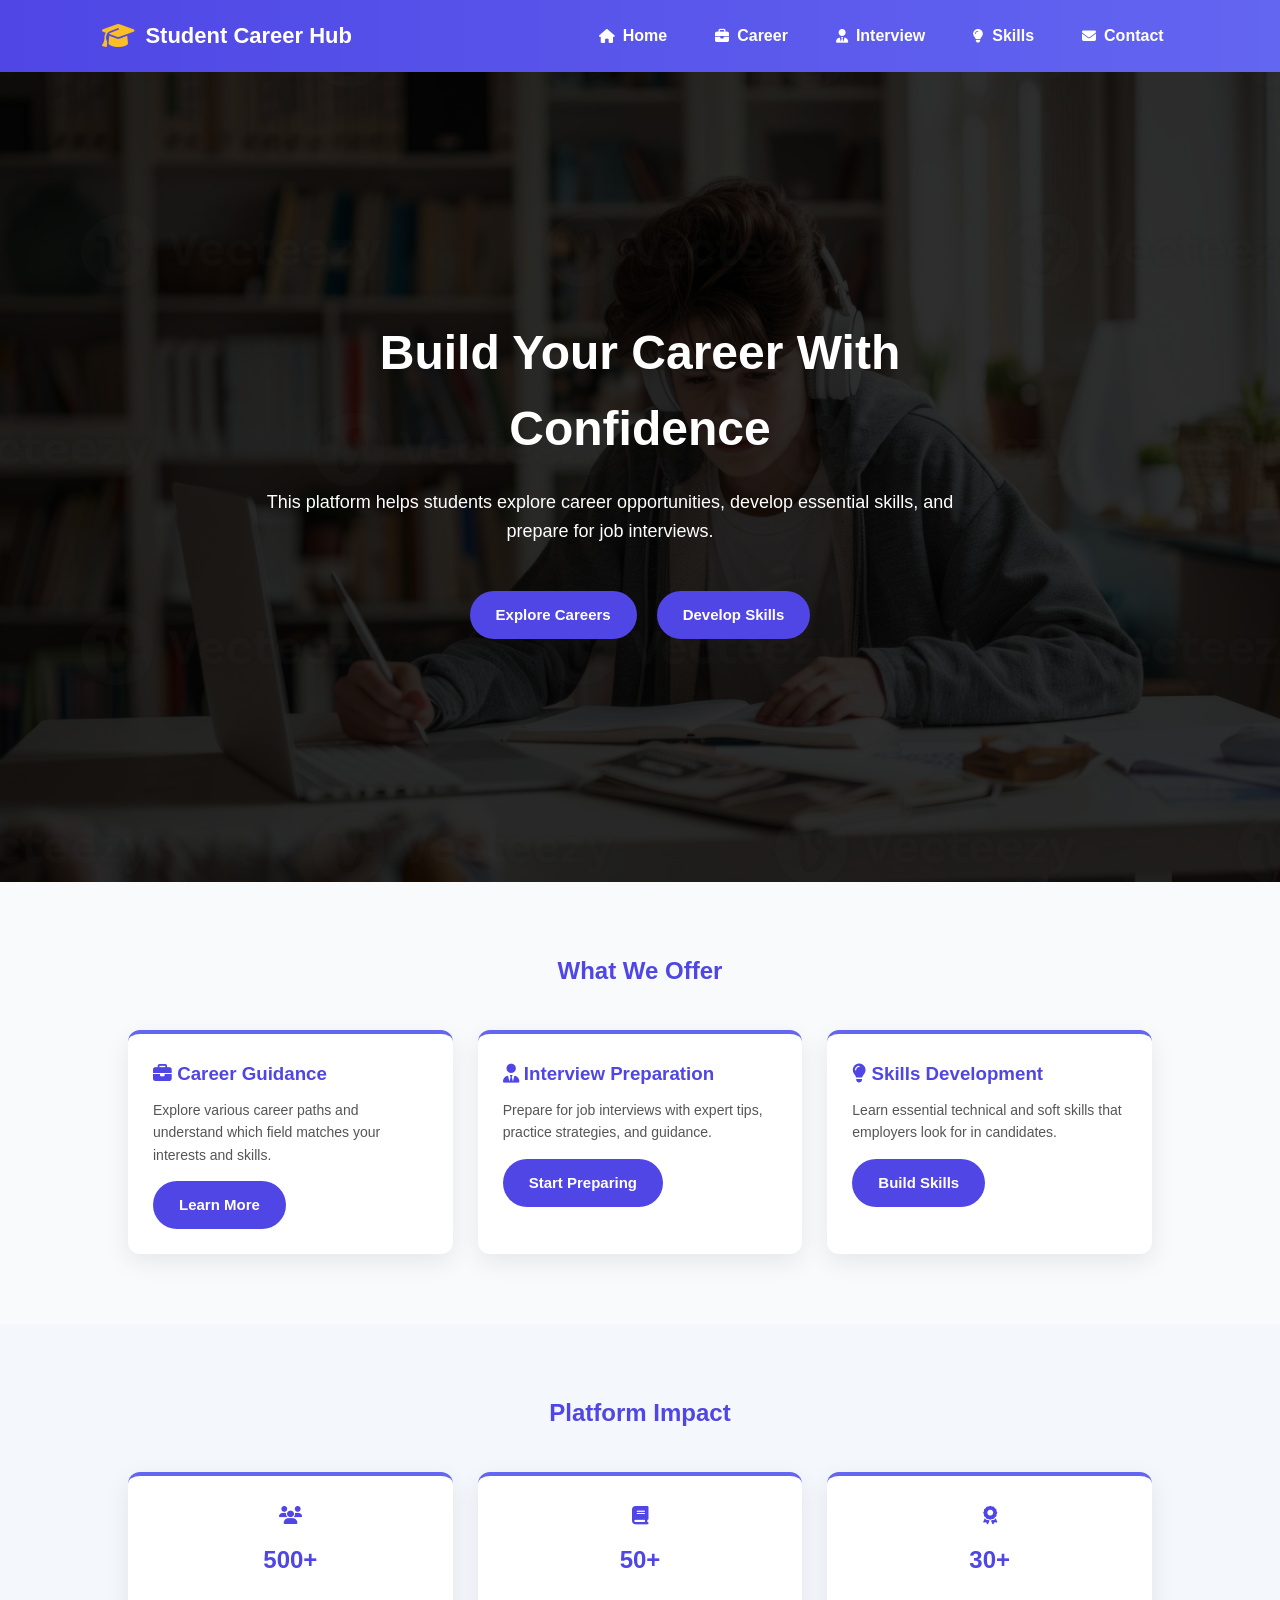
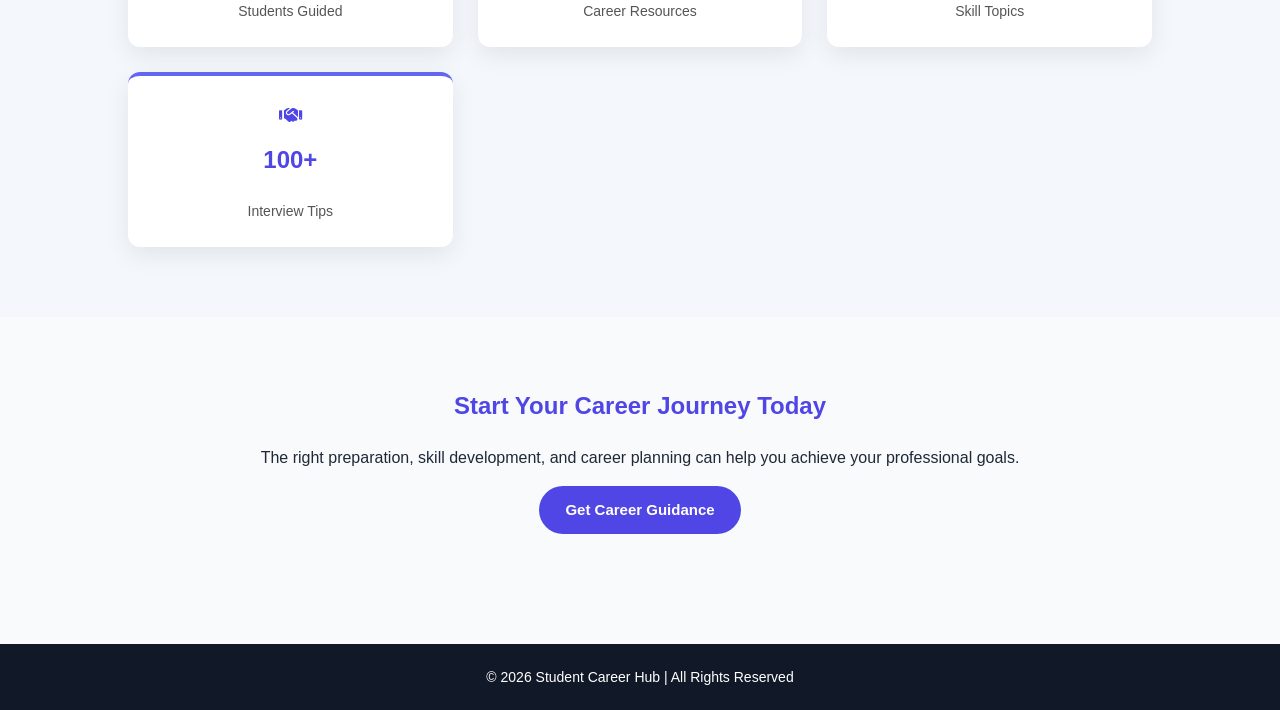
<file: index.html>
<!DOCTYPE html>
<html lang="en">
<head>

<meta charset="UTF-8">
<meta name="viewport" content="width=device-width, initial-scale=1.0">

<title>Student Career Hub</title>

<link rel="stylesheet" href="css/style.css">

<!-- Font Awesome Icons -->
<link rel="stylesheet" href="https://cdnjs.cloudflare.com/ajax/libs/font-awesome/6.5.0/css/all.min.css">

  <!-- Google tag (gtag.js) -->
<script async src="https://www.googletagmanager.com/gtag/js?id=G-M6FX5D7G0S"></script>
<script>
  window.dataLayer = window.dataLayer || [];
  function gtag(){dataLayer.push(arguments);}
  gtag('js', new Date());

  gtag('config', 'G-M6FX5D7G0S');
</script>

<style>

/* Page specific hero background */

.home-hero{
background:linear-gradient(rgba(0,0,0,0.6),rgba(0,0,0,0.6)),
url("images/students.jpeg");
background-size:cover;
background-position:center;
height:90vh;
display:flex;
align-items:center;
justify-content:center;
text-align:center;
color:white;
}

/* Hero content layout */

.hero-content{
max-width:800px;
padding:20px;
}

.hero-content h1{
font-size:48px;
margin-bottom:20px;
}

.hero-content p{
font-size:18px;
line-height:1.6;
}

/* Hero buttons */

.hero-buttons{
margin-top:30px;
display:flex;
justify-content:center;
gap:20px;
flex-wrap:wrap;
}

</style>

</head>

<body>

<header>

<div class="navbar">

<div class="logo">
<i class="fas fa-graduation-cap"></i>
<span>Student Career Hub</span>
</div>

<nav>
<ul class="nav-links">

<li>
<a href="index.html">
<i class="fas fa-home"></i> Home
</a>
</li>

<li>
<a href="career.html">
<i class="fas fa-briefcase"></i> Career
</a>
</li>

<li>
<a href="interview.html">
<i class="fas fa-user-tie"></i> Interview
</a>
</li>

<li>
<a href="skills.html">
<i class="fas fa-lightbulb"></i> Skills
</a>
</li>

<li>
<a href="contact.html">
<i class="fas fa-envelope"></i> Contact
</a>
</li>

</ul>
</nav>

</div>

</header>

<!-- Hero Section -->

<section class="hero home-hero">

<div class="hero-content">

<h1>Build Your Career With Confidence</h1>

<p>
This platform helps students explore career opportunities,
develop essential skills, and prepare for job interviews.
</p>

<div class="hero-buttons">

<a href="career.html" class="btn">Explore Careers</a>
<a href="skills.html" class="btn">Develop Skills</a>

</div>

</div>

</section>


<!-- Features Section -->

<section>

<h2 style="text-align:center; margin-bottom:40px;">
What We Offer
</h2>

<div class="cards">

<div class="card">

<h3><i class="fas fa-briefcase"></i> Career Guidance</h3>

<p>
Explore various career paths and understand which field
matches your interests and skills.
</p>

<a href="career.html" class="btn">Learn More</a>

</div>


<div class="card">

<h3><i class="fas fa-user-tie"></i> Interview Preparation</h3>

<p>
Prepare for job interviews with expert tips,
practice strategies, and guidance.
</p>

<a href="interview.html" class="btn">Start Preparing</a>

</div>


<div class="card">

<h3><i class="fas fa-lightbulb"></i> Skills Development</h3>

<p>
Learn essential technical and soft skills that
employers look for in candidates.
</p>

<a href="skills.html" class="btn">Build Skills</a>

</div>

</div>

</section>


<!-- Statistics Section -->

<section style="background:#f4f7fb; text-align:center">

<h2 style="margin-bottom:40px;">Platform Impact</h2>

<div class="cards">

<div class="card">
<h3><i class="fas fa-users"></i></h3>
<h2>500+</h2>
<p>Students Guided</p>
</div>

<div class="card">
<h3><i class="fas fa-book"></i></h3>
<h2>50+</h2>
<p>Career Resources</p>
</div>

<div class="card">
<h3><i class="fas fa-award"></i></h3>
<h2>30+</h2>
<p>Skill Topics</p>
</div>

<div class="card">
<h3><i class="fas fa-handshake"></i></h3>
<h2>100+</h2>
<p>Interview Tips</p>
</div>

</div>

</section>


<!-- Career Advice Section -->

<section style="text-align:center">

<h2>Start Your Career Journey Today</h2>

<p>
The right preparation, skill development, and career planning
can help you achieve your professional goals.
</p>

<a href="contact.html" class="btn">Get Career Guidance</a>

</section>


<footer>

<p>© 2026 Student Career Hub | All Rights Reserved</p>

</footer>


<script src="js/script.js"></script>

</body>
</html>
</file>
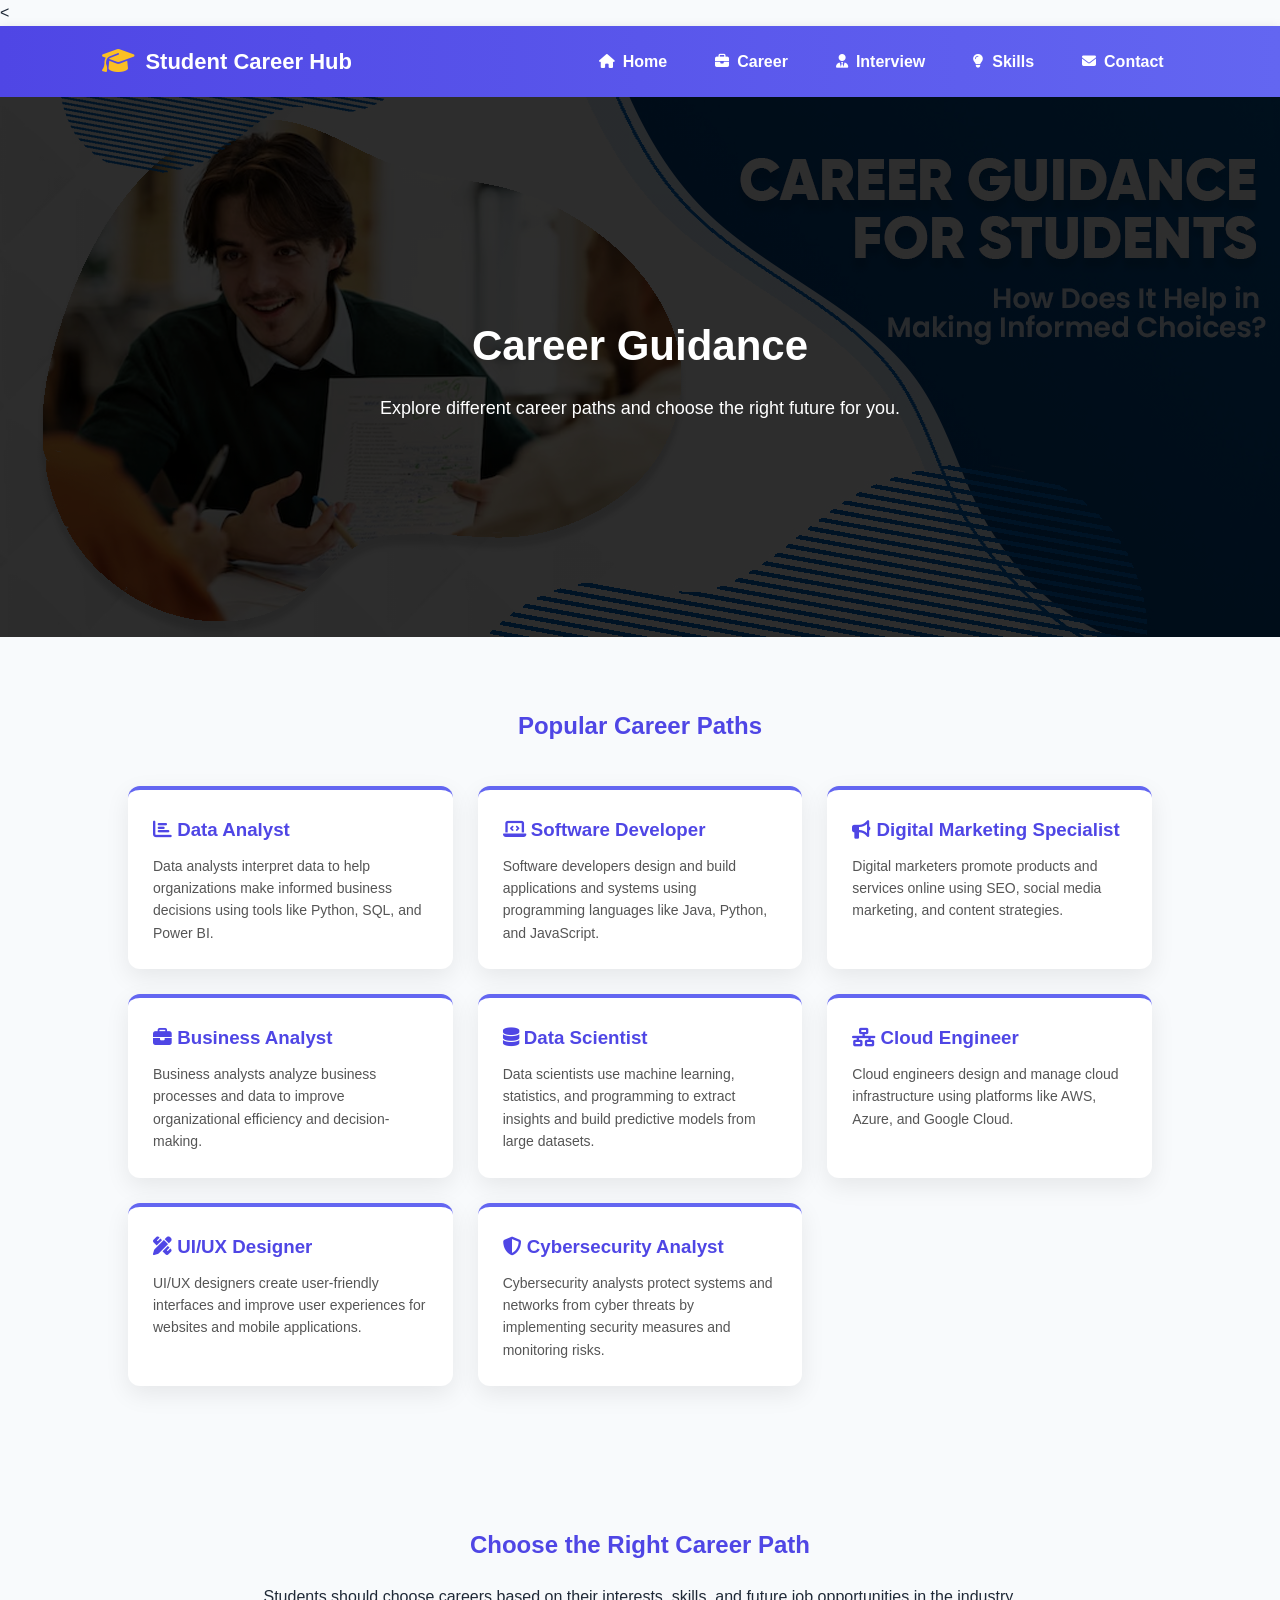
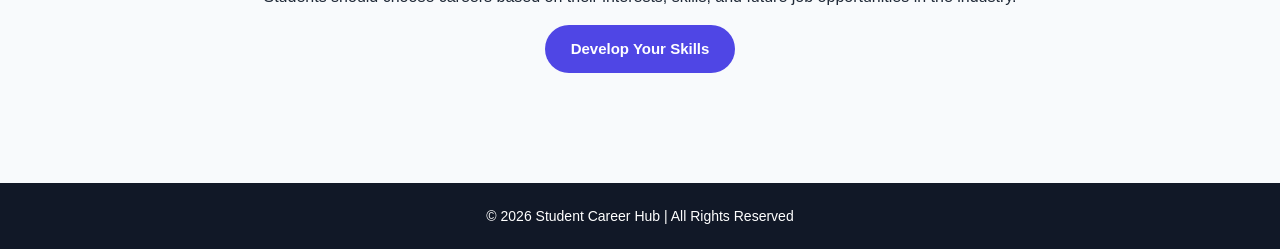
<file: career.html>
<!DOCTYPE html>
<html lang="en">
<head>

<meta charset="UTF-8">
<meta name="viewport" content="width=device-width, initial-scale=1.0">

<title>Career Guidance</title>

<link rel="stylesheet" href="css/style.css">

<!-- Font Awesome Icons -->
<link rel="stylesheet" href="https://cdnjs.cloudflare.com/ajax/libs/font-awesome/6.5.0/css/all.min.css">

<style>

/* Career Page Hero Background */

.career-hero{
background:linear-gradient(rgba(0,0,0,0.6),rgba(0,0,0,0.6)),
url("images/career.jpg");
background-size:cover;
background-position:center;
height:60vh;
display:flex;
align-items:center;
justify-content:center;
text-align:center;
color:white;
}

/* Hero Content */

.hero-content{
max-width:800px;
padding:20px;
}

.hero-content h1{
font-size:42px;
margin-bottom:15px;
}

.hero-content p{
font-size:18px;
}

</style>

</head>

<body>


<<header>

<div class="navbar">

<div class="logo">
<i class="fas fa-graduation-cap"></i>
<span>Student Career Hub</span>
</div>

<nav>
<ul class="nav-links">

<li>
<a href="index.html">
<i class="fas fa-home"></i> Home
</a>
</li>

<li>
<a href="career.html">
<i class="fas fa-briefcase"></i> Career
</a>
</li>

<li>
<a href="interview.html">
<i class="fas fa-user-tie"></i> Interview
</a>
</li>

<li>
<a href="skills.html">
<i class="fas fa-lightbulb"></i> Skills
</a>
</li>

<li>
<a href="contact.html">
<i class="fas fa-envelope"></i> Contact
</a>
</li>

</ul>
</nav>

</div>

</header>


<!-- Hero Section -->

<section class="hero career-hero">

<div class="hero-content">

<h1>Career Guidance</h1>

<p>
Explore different career paths and choose the right future for you.
</p>

</div>

</section>


<!-- Career Paths Section -->

<section>

<h2 style="text-align:center; margin-bottom:40px;">
Popular Career Paths
</h2>

<div class="cards">


<div class="card">
<h3><i class="fas fa-chart-bar"></i> Data Analyst</h3>
<p>
Data analysts interpret data to help organizations make informed
business decisions using tools like Python, SQL, and Power BI.
</p>
</div>


<div class="card">
<h3><i class="fas fa-laptop-code"></i> Software Developer</h3>
<p>
Software developers design and build applications and systems
using programming languages like Java, Python, and JavaScript.
</p>
</div>


<div class="card">
<h3><i class="fas fa-bullhorn"></i> Digital Marketing Specialist</h3>
<p>
Digital marketers promote products and services online using
SEO, social media marketing, and content strategies.
</p>
</div>


<div class="card">
<h3><i class="fas fa-briefcase"></i> Business Analyst</h3>
<p>
Business analysts analyze business processes and data to improve
organizational efficiency and decision-making.
</p>
</div>


<div class="card">
<h3><i class="fas fa-database"></i> Data Scientist</h3>
<p>
Data scientists use machine learning, statistics, and programming
to extract insights and build predictive models from large datasets.
</p>
</div>


<div class="card">
<h3><i class="fas fa-network-wired"></i> Cloud Engineer</h3>
<p>
Cloud engineers design and manage cloud infrastructure using
platforms like AWS, Azure, and Google Cloud.
</p>
</div>


<div class="card">
<h3><i class="fas fa-pencil-ruler"></i> UI/UX Designer</h3>
<p>
UI/UX designers create user-friendly interfaces and improve
user experiences for websites and mobile applications.
</p>
</div>


<div class="card">
<h3><i class="fas fa-shield-alt"></i> Cybersecurity Analyst</h3>
<p>
Cybersecurity analysts protect systems and networks from
cyber threats by implementing security measures and monitoring risks.
</p>
</div>


</div>

</section>


<!-- Career Advice Section -->

<section style="text-align:center">

<h2>Choose the Right Career Path</h2>

<p>
Students should choose careers based on their interests,
skills, and future job opportunities in the industry.
</p>

<a href="skills.html" class="btn">Develop Your Skills</a>

</section>


<footer>

<p>© 2026 Student Career Hub | All Rights Reserved</p>

</footer>

</body>
</html>
</file>
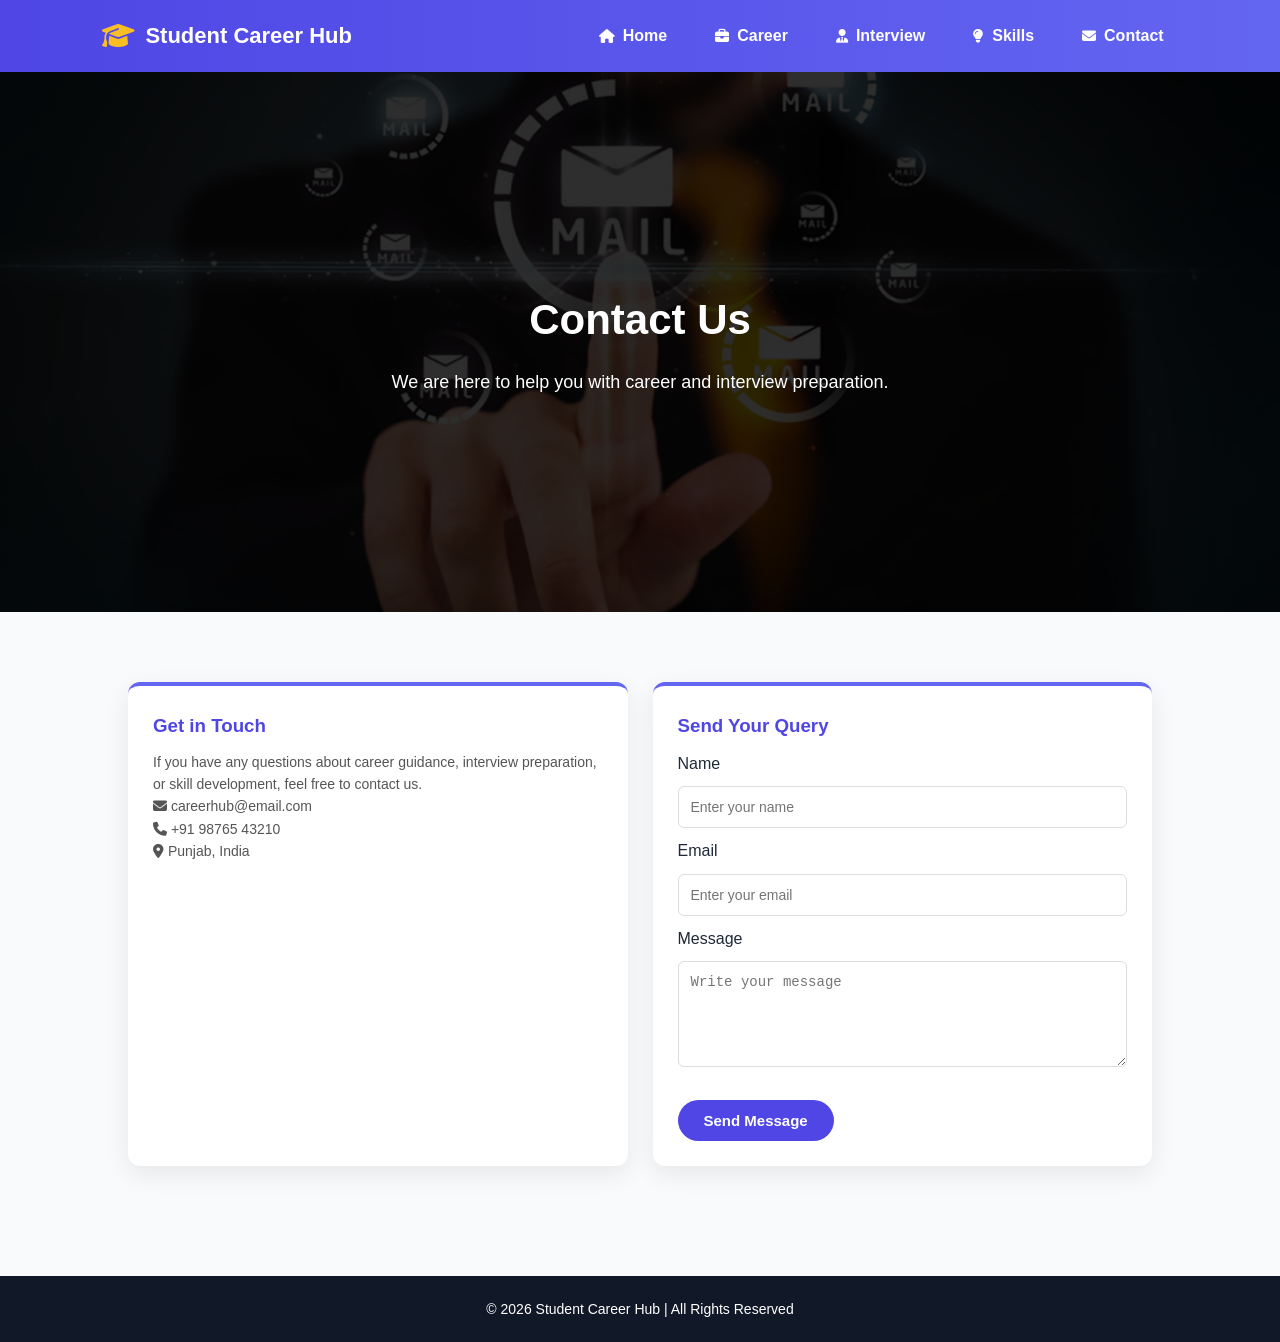
<file: contact.html>
<!DOCTYPE html>
<html lang="en">
<head>
<meta charset="UTF-8">
<meta name="viewport" content="width=device-width, initial-scale=1.0">
<title>Contact - Student Career Hub</title>

<link rel="stylesheet" href="css/style.css">

<!-- Icons -->
<link rel="stylesheet" href="https://cdnjs.cloudflare.com/ajax/libs/font-awesome/6.5.0/css/all.min.css">

<style>

/* Contact Page Hero Background */

.contact-hero{
background:linear-gradient(rgba(0,0,0,0.6),rgba(0,0,0,0.6)),
url("images/contact.jpg");
background-size:cover;
background-position:center;
height:60vh;
display:flex;
align-items:center;
justify-content:center;
text-align:center;
color:white;
}

/* Hero Content */

.hero-content{
max-width:800px;
padding:20px;
}

.hero-content h1{
font-size:42px;
margin-bottom:15px;
}

.hero-content p{
font-size:18px;
}

</style>

</head>

<body>

<header>

<div class="navbar">

<div class="logo">
<i class="fas fa-graduation-cap"></i>
<span>Student Career Hub</span>
</div>

<nav>
<ul class="nav-links">

<li>
<a href="index.html">
<i class="fas fa-home"></i> Home
</a>
</li>

<li>
<a href="career.html">
<i class="fas fa-briefcase"></i> Career
</a>
</li>

<li>
<a href="interview.html">
<i class="fas fa-user-tie"></i> Interview
</a>
</li>

<li>
<a href="skills.html">
<i class="fas fa-lightbulb"></i> Skills
</a>
</li>

<li>
<a href="contact.html">
<i class="fas fa-envelope"></i> Contact
</a>
</li>

</ul>
</nav>

</div>

</header>


<!-- Hero Section -->

<section class="hero contact-hero">

<div class="hero-content">

<h1>Contact Us</h1>

<p>
We are here to help you with career and interview preparation.
</p>

</div>

</section>


<!-- Contact Section -->

<section>

<div class="cards">

<!-- Contact Information -->

<div class="card">

<h3>Get in Touch</h3>

<p>
If you have any questions about career guidance, interview preparation,
or skill development, feel free to contact us.
</p>

<p><i class="fas fa-envelope"></i> careerhub@email.com</p>
<p><i class="fas fa-phone"></i> +91 98765 43210</p>
<p><i class="fas fa-map-marker-alt"></i> Punjab, India</p>

</div>


<!-- Contact Form -->

<div class="card">

<h3>Send Your Query</h3>

<form>

<label>Name</label>
<input type="text" placeholder="Enter your name" required>

<label>Email</label>
<input type="email" placeholder="Enter your email" required>

<label>Message</label>
<textarea rows="5" placeholder="Write your message"></textarea>

<button class="btn" type="submit">Send Message</button>

</form>

</div>

</div>

</section>


<footer>

<p>© 2026 Student Career Hub | All Rights Reserved</p>

</footer>

</body>
</html>
</file>
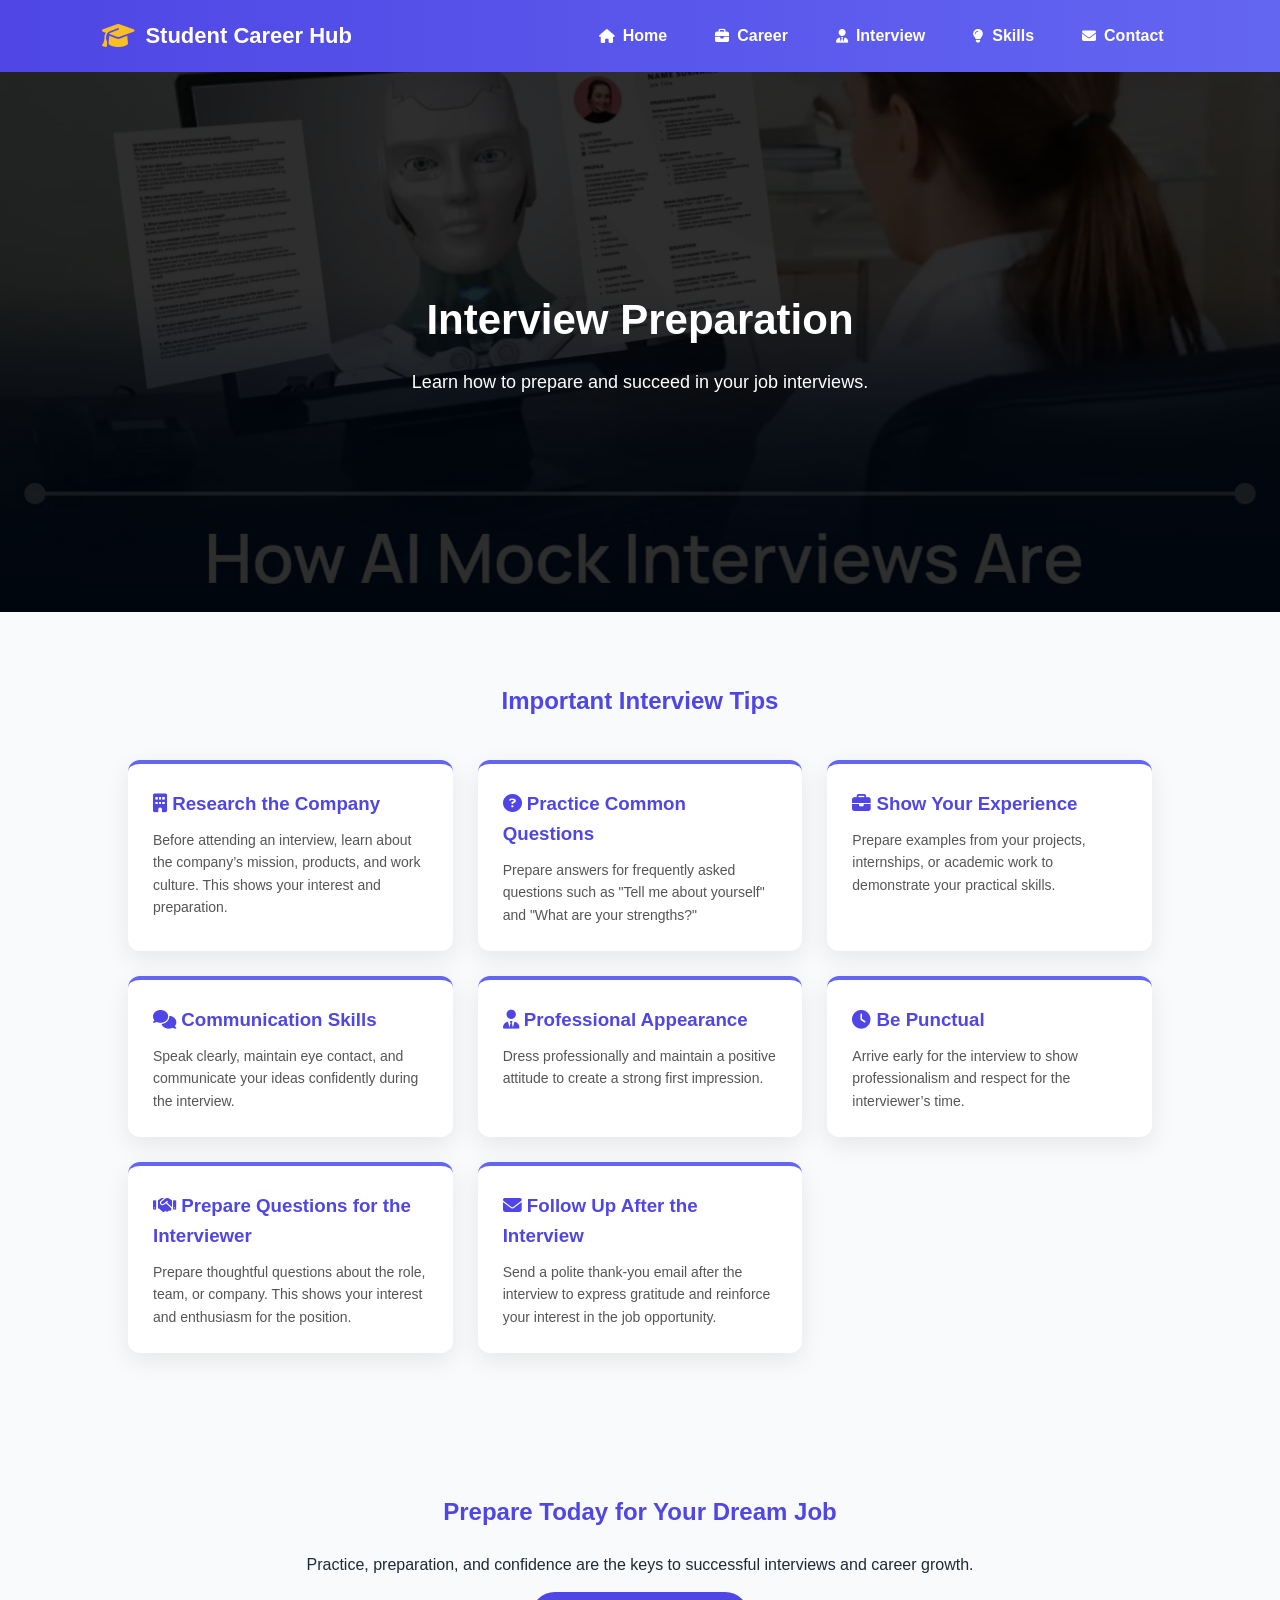
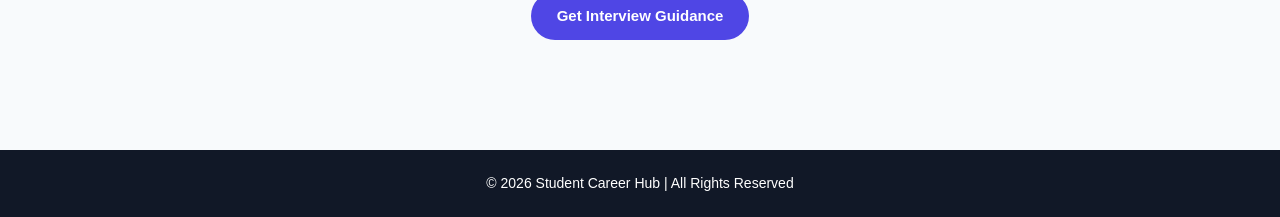
<file: interview.html>
<!DOCTYPE html>
<html lang="en">
<head>

<meta charset="UTF-8">
<meta name="viewport" content="width=device-width, initial-scale=1.0">

<title>Interview Preparation</title>

<link rel="stylesheet" href="css/style.css">

<!-- Font Awesome Icons -->
<link rel="stylesheet" href="https://cdnjs.cloudflare.com/ajax/libs/font-awesome/6.5.0/css/all.min.css">

<style>

/* Interview Page Hero Background */

.interview-hero{
background:linear-gradient(rgba(0,0,0,0.6),rgba(0,0,0,0.6)),
url("images/interviews.jpg");
background-size:cover;
background-position:center;
height:60vh;
display:flex;
align-items:center;
justify-content:center;
text-align:center;
color:white;
}

/* Hero Content */

.hero-content{
max-width:800px;
padding:20px;
}

.hero-content h1{
font-size:42px;
margin-bottom:15px;
}

.hero-content p{
font-size:18px;
}

</style>

</head>

<body>

<header>

<div class="navbar">

<div class="logo">
<i class="fas fa-graduation-cap"></i>
<span>Student Career Hub</span>
</div>

<nav>
<ul class="nav-links">

<li>
<a href="index.html">
<i class="fas fa-home"></i> Home
</a>
</li>

<li>
<a href="career.html">
<i class="fas fa-briefcase"></i> Career
</a>
</li>

<li>
<a href="interview.html">
<i class="fas fa-user-tie"></i> Interview
</a>
</li>

<li>
<a href="skills.html">
<i class="fas fa-lightbulb"></i> Skills
</a>
</li>

<li>
<a href="contact.html">
<i class="fas fa-envelope"></i> Contact
</a>
</li>

</ul>
</nav>

</div>

</header>

<!-- Hero Section -->

<section class="hero interview-hero">

<div class="hero-content">

<h1>Interview Preparation</h1>

<p>
Learn how to prepare and succeed in your job interviews.
</p>

</div>

</section>


<!-- Interview Tips Section -->

<section>

<h2 style="text-align:center; margin-bottom:40px;">
Important Interview Tips
</h2>

<div class="cards">


<div class="card">
<h3><i class="fas fa-building"></i> Research the Company</h3>
<p>
Before attending an interview, learn about the company’s mission,
products, and work culture. This shows your interest and preparation.
</p>
</div>


<div class="card">
<h3><i class="fas fa-question-circle"></i> Practice Common Questions</h3>
<p>
Prepare answers for frequently asked questions such as
"Tell me about yourself" and "What are your strengths?"
</p>
</div>


<div class="card">
<h3><i class="fas fa-briefcase"></i> Show Your Experience</h3>
<p>
Prepare examples from your projects, internships, or academic work
to demonstrate your practical skills.
</p>
</div>


<div class="card">
<h3><i class="fas fa-comments"></i> Communication Skills</h3>
<p>
Speak clearly, maintain eye contact, and communicate your ideas
confidently during the interview.
</p>
</div>


<div class="card">
<h3><i class="fas fa-user-tie"></i> Professional Appearance</h3>
<p>
Dress professionally and maintain a positive attitude to
create a strong first impression.
</p>
</div>


<div class="card">
<h3><i class="fas fa-clock"></i> Be Punctual</h3>
<p>
Arrive early for the interview to show professionalism
and respect for the interviewer’s time.
</p>
</div>


<div class="card">
<h3><i class="fas fa-handshake"></i> Prepare Questions for the Interviewer</h3>
<p>
Prepare thoughtful questions about the role, team, or company.
This shows your interest and enthusiasm for the position.
</p>
</div>


<div class="card">
<h3><i class="fas fa-envelope"></i> Follow Up After the Interview</h3>
<p>
Send a polite thank-you email after the interview to express
gratitude and reinforce your interest in the job opportunity.
</p>
</div>


</div>

</section>


<!-- Call To Action -->

<section style="text-align:center">

<h2>Prepare Today for Your Dream Job</h2>

<p>
Practice, preparation, and confidence are the keys to
successful interviews and career growth.
</p>

<a href="contact.html" class="btn">Get Interview Guidance</a>

</section>


<footer>

<p>© 2026 Student Career Hub | All Rights Reserved</p>

</footer>

</body>
</html>
</file>
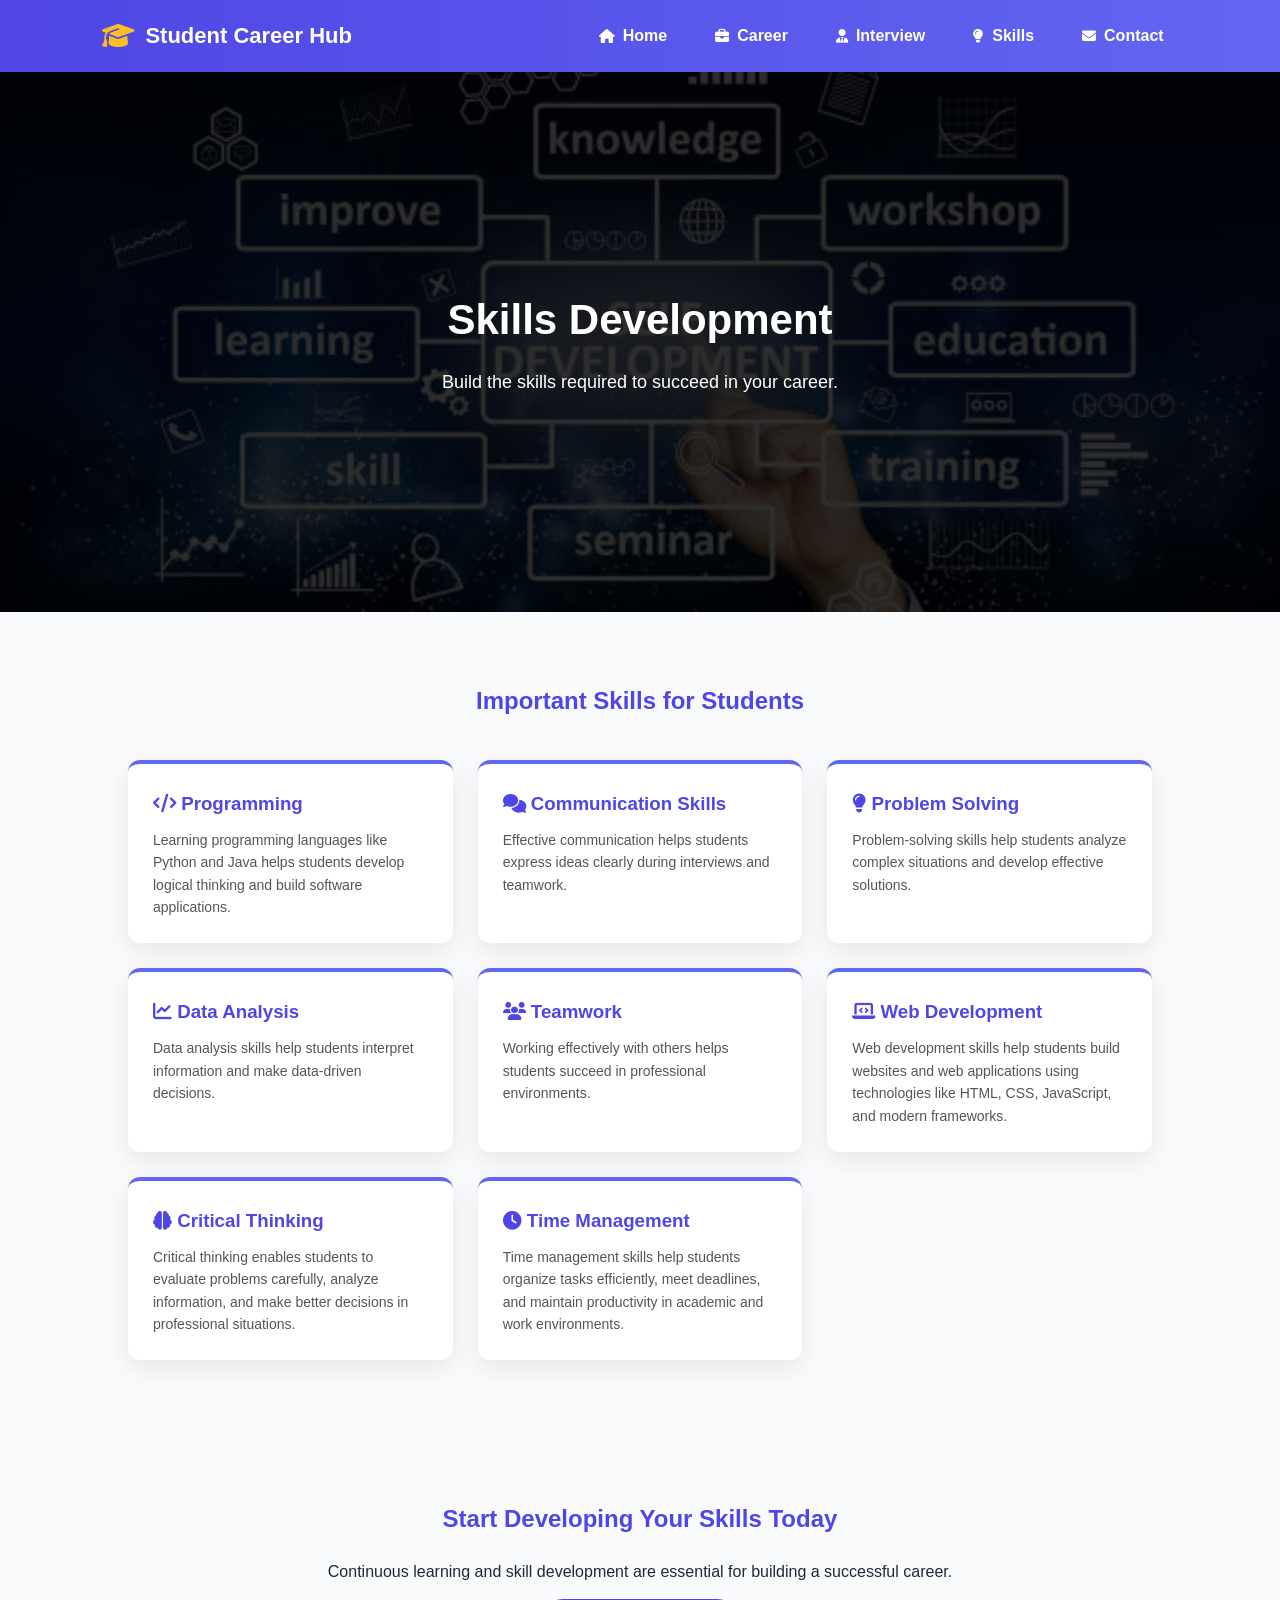
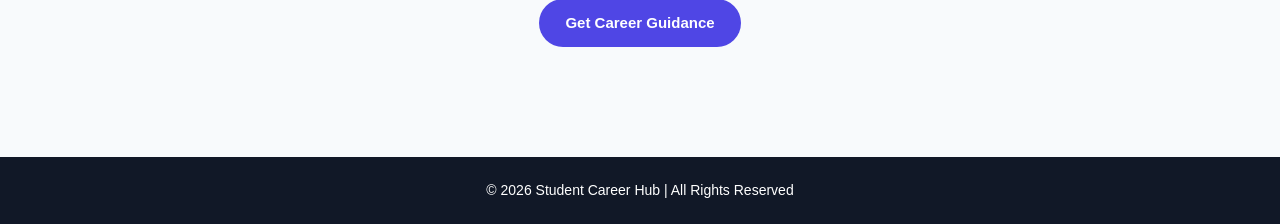
<file: skills.html>
<!DOCTYPE html>
<html lang="en">
<head>
<meta charset="UTF-8">
<meta name="viewport" content="width=device-width, initial-scale=1.0">
<title>Skills Development</title>

<link rel="stylesheet" href="css/style.css">

<!-- Font Awesome Icons -->
<link rel="stylesheet" href="https://cdnjs.cloudflare.com/ajax/libs/font-awesome/6.5.0/css/all.min.css">

<style>

/* Skills Page Hero Background */

.skills-hero{
background:linear-gradient(rgba(0,0,0,0.6),rgba(0,0,0,0.6)),
url("images/skills.jpg");
background-size:cover;
background-position:center;
height:60vh;
display:flex;
align-items:center;
justify-content:center;
text-align:center;
color:white;
}

/* Hero Content */

.hero-content{
max-width:800px;
padding:20px;
}

.hero-content h1{
font-size:42px;
margin-bottom:15px;
}

.hero-content p{
font-size:18px;
}

</style>

</head>

<body>

<header>

<div class="navbar">

<div class="logo">
<i class="fas fa-graduation-cap"></i>
<span>Student Career Hub</span>
</div>

<nav>
<ul class="nav-links">

<li>
<a href="index.html">
<i class="fas fa-home"></i> Home
</a>
</li>

<li>
<a href="career.html">
<i class="fas fa-briefcase"></i> Career
</a>
</li>

<li>
<a href="interview.html">
<i class="fas fa-user-tie"></i> Interview
</a>
</li>

<li>
<a href="skills.html">
<i class="fas fa-lightbulb"></i> Skills
</a>
</li>

<li>
<a href="contact.html">
<i class="fas fa-envelope"></i> Contact
</a>
</li>

</ul>
</nav>

</div>

</header>


<!-- Hero Section -->

<section class="hero skills-hero">

<div class="hero-content">

<h1>Skills Development</h1>

<p>
Build the skills required to succeed in your career.
</p>

</div>

</section>


<!-- Skills Section -->

<section>

<h2 style="text-align:center; margin-bottom:40px;">
Important Skills for Students
</h2>

<div class="cards">


<div class="card">
<h3><i class="fas fa-code"></i> Programming</h3>
<p>
Learning programming languages like Python and Java helps students
develop logical thinking and build software applications.
</p>
</div>


<div class="card">
<h3><i class="fas fa-comments"></i> Communication Skills</h3>
<p>
Effective communication helps students express ideas clearly
during interviews and teamwork.
</p>
</div>


<div class="card">
<h3><i class="fas fa-lightbulb"></i> Problem Solving</h3>
<p>
Problem-solving skills help students analyze complex situations
and develop effective solutions.
</p>
</div>


<div class="card">
<h3><i class="fas fa-chart-line"></i> Data Analysis</h3>
<p>
Data analysis skills help students interpret information and
make data-driven decisions.
</p>
</div>


<div class="card">
<h3><i class="fas fa-users"></i> Teamwork</h3>
<p>
Working effectively with others helps students succeed in
professional environments.
</p>
</div>


<div class="card">
<h3><i class="fas fa-laptop-code"></i> Web Development</h3>
<p>
Web development skills help students build websites and web applications
using technologies like HTML, CSS, JavaScript, and modern frameworks.
</p>
</div>


<div class="card">
<h3><i class="fas fa-brain"></i> Critical Thinking</h3>
<p>
Critical thinking enables students to evaluate problems carefully,
analyze information, and make better decisions in professional situations.
</p>
</div>


<div class="card">
<h3><i class="fas fa-clock"></i> Time Management</h3>
<p>
Time management skills help students organize tasks efficiently,
meet deadlines, and maintain productivity in academic and work environments.
</p>
</div>


</div>

</section>


<!-- Call To Action -->

<section style="text-align:center">

<h2>Start Developing Your Skills Today</h2>

<p>
Continuous learning and skill development are essential for
building a successful career.
</p>

<a href="contact.html" class="btn">Get Career Guidance</a>

</section>


<footer>

<p>© 2026 Student Career Hub | All Rights Reserved</p>

</footer>

</body>
</html>
</file>
<file: css/style.css>
/* =========================
   Global Reset
========================= */

*{
margin:0;
padding:0;
box-sizing:border-box;
}

body{
font-family:'Segoe UI', Arial, sans-serif;
background:#f8fafc;
color:#1f2937;
line-height:1.6;
}


/* =========================
   Header
========================= */

header{
background:linear-gradient(90deg,#4f46e5,#6366f1);
color:white;
padding:22px;
text-align:center;
box-shadow:0 4px 12px rgba(0,0,0,0.15);
}

header h1{
font-size:28px;
letter-spacing:1px;
}


/* =========================
   Navbar Layout
========================= */

header{
background:linear-gradient(90deg,#4f46e5,#6366f1);
color:white;
padding:15px 8%;
box-shadow:0 4px 12px rgba(0,0,0,0.15);
}

.navbar{
display:flex;
justify-content:space-between;
align-items:center;
flex-wrap:wrap;
}


/* Logo */

.logo{
display:flex;
align-items:center;
gap:10px;
font-size:22px;
font-weight:700;
}

.logo i{
font-size:26px;
color:#fbbf24;
}


/* Navigation */

.nav-links{
list-style:none;
display:flex;
gap:20px;
}

.nav-links li a{
display:flex;
align-items:center;
gap:8px;
color:white;
text-decoration:none;
font-weight:600;
padding:8px 14px;
border-radius:20px;
transition:all 0.3s ease;
}

.nav-links li a i{
font-size:14px;
}

.nav-links li a:hover{
background:rgba(255,255,255,0.15);
transform:translateY(-2px);
}

/* =========================
   Hero Section
========================= */

.hero{
color:white;
text-align:center;
position:relative;
padding:140px 20px;
display:flex;
flex-direction:column;
align-items:center;
justify-content:center;
}

.hero::before{
content:"";
position:absolute;
top:0;
left:0;
width:100%;
height:100%;
background:rgba(0,0,0,0.55);
z-index:0;
}

.hero h1,
.hero p,
.hero-buttons,
.hero-content{
position:relative;
z-index:1;
}

.hero h1{
font-size:48px;
margin-bottom:15px;
font-weight:700;
}

.hero p{
font-size:20px;
max-width:700px;
}


/* =========================
   Hero Buttons
========================= */

.hero-buttons{
margin-top:30px;
display:flex;
justify-content:center;
gap:20px;
flex-wrap:wrap;
}


/* =========================
   Sections
========================= */

section{
padding:70px 10%;
}

section h2{
color:#4f46e5;
margin-bottom:20px;
}


/* =========================
   Cards Layout
========================= */

.cards{
display:grid;
grid-template-columns:repeat(auto-fit,minmax(250px,1fr));
gap:25px;
}

.card{
background:white;
padding:25px;
border-radius:12px;
box-shadow:0 8px 25px rgba(0,0,0,0.08);
transition:all 0.35s ease;
border-top:4px solid #6366f1;
}

.card h3{
margin-bottom:10px;
color:#4f46e5;
}

.card p{
font-size:14px;
color:#555;
}

.card:hover{
transform:translateY(-10px);
box-shadow:0 18px 40px rgba(0,0,0,0.15);
}


/* =========================
   Buttons
========================= */

.btn{
display:inline-block;
margin-top:15px;
padding:12px 26px;
background:#4f46e5;
color:white;
text-decoration:none;
border-radius:30px;
font-weight:600;
font-size:15px;
transition:all 0.3s ease;
}

.btn:hover{
background:#4338ca;
transform:translateY(-2px);
box-shadow:0 6px 14px rgba(0,0,0,0.2);
}


/* =========================
   Contact Form
========================= */

form{
max-width:500px;
margin:auto;
}

input,
textarea{
width:100%;
padding:12px;
margin:10px 0;
border:1px solid #ddd;
border-radius:6px;
font-size:14px;
transition:0.2s;
}

input:focus,
textarea:focus{
outline:none;
border-color:#6366f1;
box-shadow:0 0 6px rgba(99,102,241,0.3);
}

button{
background:#4f46e5;
color:white;
border:none;
padding:12px 20px;
border-radius:6px;
cursor:pointer;
font-weight:600;
}

button:hover{
background:#4338ca;
}


/* =========================
   Footer
========================= */

footer{
background:#111827;
color:white;
text-align:center;
padding:22px;
margin-top:40px;
font-size:14px;
}


/* =========================
   Responsive Design
========================= */

@media(max-width:768px){

nav ul li{
display:block;
margin:10px 0;
}

.hero{
padding:100px 20px;
}

.hero h1{
font-size:32px;
}

.hero p{
font-size:16px;
}

section{
padding:50px 20px;
}

.hero-buttons{
flex-direction:column;
}

}
</file>
